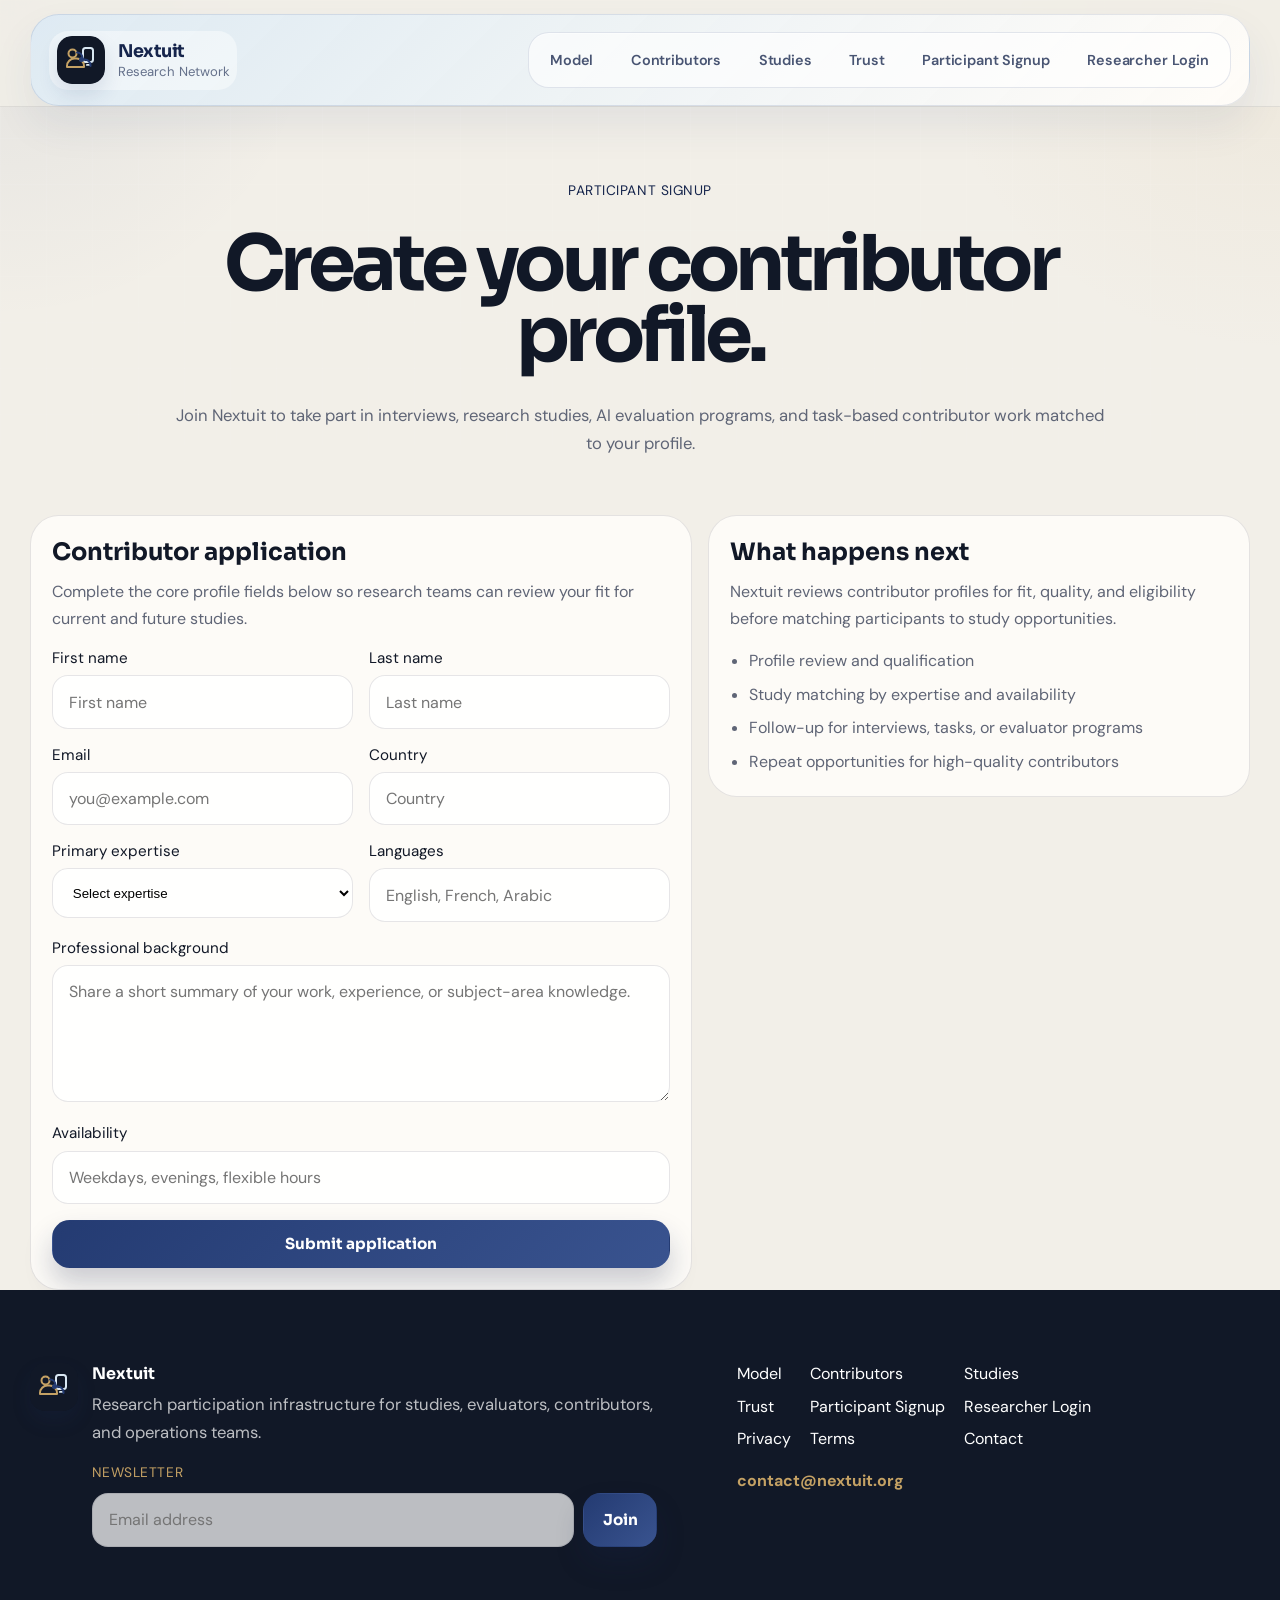
<file: participant-signup.html>
<!DOCTYPE html>
<html lang="en">
<head>
  <meta charset="UTF-8">
  <meta name="viewport" content="width=device-width, initial-scale=1.0">
  <meta name="description" content="Join Nextuit as a research participant and create a contributor profile for studies, interviews, and evaluation programs.">
  <title>Nextuit | Participant Signup</title>
  <link rel="preconnect" href="https://fonts.googleapis.com">
  <link rel="preconnect" href="https://fonts.gstatic.com" crossorigin>
  <link href="https://fonts.googleapis.com/css2?family=Sora:wght@500;600;700;800&family=DM+Sans:wght@400;500;700&display=swap" rel="stylesheet">
  <link rel="icon" href="logo-mark.svg" type="image/svg+xml">
  <link rel="stylesheet" href="style.css">
</head>
<body>
  <div class="site-chrome"></div>
  <header class="site-header">
    <div class="shell nav-shell">
      <a class="brand-link" href="./index.html" aria-label="Nextuit home">
        <img class="brand-mark" src="logo-mark.svg" alt="Nextuit logo">
        <div class="brand-copy">
          <span class="brand-name">Nextuit</span>
          <span class="brand-subtitle">Research Network</span>
        </div>
      </a>
      <nav class="main-nav" aria-label="Primary navigation">
        <a href="./index.html#model">Model</a>
        <a href="./index.html#contributors">Contributors</a>
        <a href="./index.html#studies">Studies</a>
        <a href="./index.html#trust">Trust</a>
        <a href="./participant-signup.html">Participant Signup</a>
        <a href="./researcher-login.html">Researcher Login</a>
      </nav>
    </div>
  </header>
  <main>
    <section class="page-hero">
      <div class="shell page-hero-shell">
        <div class="section-heading section-heading-tight">
          <span class="eyebrow">Participant Signup</span>
          <h1>Create your contributor profile.</h1>
          <p class="section-copy">Join Nextuit to take part in interviews, research studies, AI evaluation programs, and task-based contributor work matched to your profile.</p>
        </div>
      </div>
    </section>
    <section class="auth-stage">
      <div class="shell auth-shell">
        <article class="auth-panel">
          <h2>Contributor application</h2>
          <p>Complete the core profile fields below so research teams can review your fit for current and future studies.</p>
          <form class="auth-form" action="#" method="post">
            <div class="auth-grid-two">
              <label><span>First name</span><input type="text" name="first_name" placeholder="First name" required></label>
              <label><span>Last name</span><input type="text" name="last_name" placeholder="Last name" required></label>
            </div>
            <div class="auth-grid-two">
              <label><span>Email</span><input type="email" name="email" placeholder="you@example.com" required></label>
              <label><span>Country</span><input type="text" name="country" placeholder="Country" required></label>
            </div>
            <div class="auth-grid-two">
              <label>
                <span>Primary expertise</span>
                <select name="expertise" required>
                  <option value="">Select expertise</option>
                  <option>General participant</option>
                  <option>AI evaluator</option>
                  <option>Healthcare specialist</option>
                  <option>Finance specialist</option>
                  <option>Technical professional</option>
                  <option>Product user researcher</option>
                </select>
              </label>
              <label><span>Languages</span><input type="text" name="languages" placeholder="English, French, Arabic" required></label>
            </div>
            <label><span>Professional background</span><textarea name="background" rows="5" placeholder="Share a short summary of your work, experience, or subject-area knowledge." required></textarea></label>
            <label><span>Availability</span><input type="text" name="availability" placeholder="Weekdays, evenings, flexible hours" required></label>
            <button class="button button-solid" type="submit">Submit application</button>
          </form>
        </article>
        <aside class="auth-aside">
          <h2>What happens next</h2>
          <p>Nextuit reviews contributor profiles for fit, quality, and eligibility before matching participants to study opportunities.</p>
          <ul class="auth-list">
            <li>Profile review and qualification</li>
            <li>Study matching by expertise and availability</li>
            <li>Follow-up for interviews, tasks, or evaluator programs</li>
            <li>Repeat opportunities for high-quality contributors</li>
          </ul>
        </aside>
      </div>
    </section>
  </main>
  <footer class="site-footer">
    <div class="shell footer-shell">
      <div class="footer-brand">
        <img class="brand-mark" src="logo-mark.svg" alt="Nextuit logo">
        <div>
          <div class="footer-brand-text">
            <strong>Nextuit</strong>
            <p>Research participation infrastructure for studies, evaluators, contributors, and operations teams.</p>
          </div>
          <form class="footer-newsletter" action="#" method="post">
            <label for="participant-footer-newsletter-email">Newsletter</label>
            <div class="footer-newsletter-row">
              <input id="participant-footer-newsletter-email" type="email" name="footer-newsletter-email" placeholder="Email address" required>
              <button class="button button-solid" type="submit">Join</button>
            </div>
          </form>
        </div>
      </div>
      <div class="footer-links">
        <a href="./index.html#model">Model</a>
        <a href="./index.html#contributors">Contributors</a>
        <a href="./index.html#studies">Studies</a>
        <a href="./index.html#trust">Trust</a>
        <a href="./participant-signup.html">Participant Signup</a>
        <a href="./researcher-login.html">Researcher Login</a>
        <a href="./privacy.html">Privacy</a>
        <a href="./terms.html">Terms</a>
        <a href="./contact.html">Contact</a>
        <div class="footer-contact-meta">
          <a href="mailto:contact@nextuit.org">contact@nextuit.org</a>
         
        </div>
      </div>
    </div>
  </footer>
  <script src="script.js"></script>
</body>
</html>
</file>
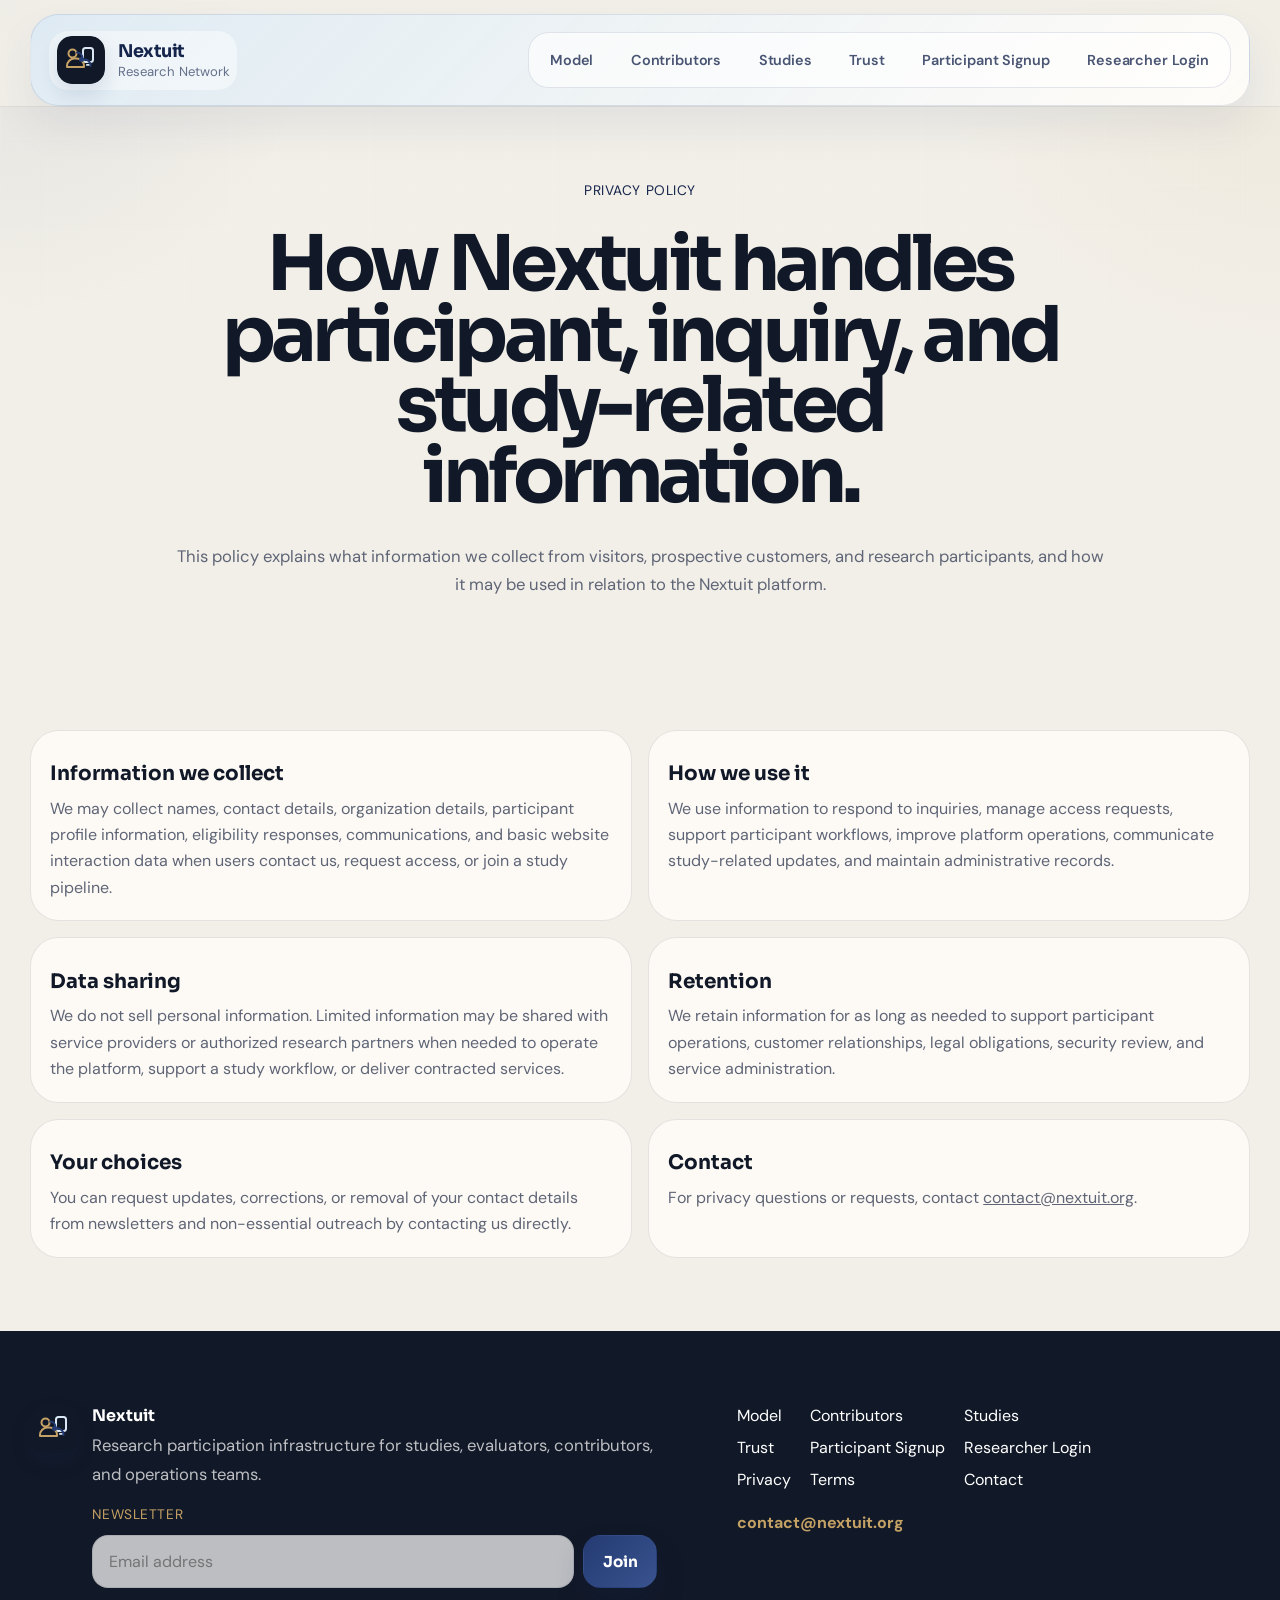
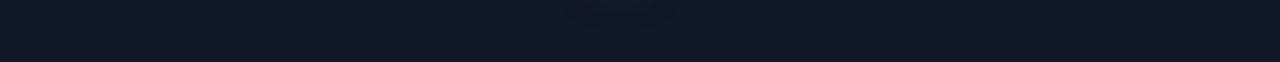
<file: privacy.html>
<!DOCTYPE html>
<html lang="en">
<head>
  <meta charset="UTF-8">
  <meta name="viewport" content="width=device-width, initial-scale=1.0">
  <meta name="description" content="Nextuit privacy policy for participants, research teams, and prospective customers.">
  <title>Nextuit | Privacy Policy</title>
  <link rel="preconnect" href="https://fonts.googleapis.com">
  <link rel="preconnect" href="https://fonts.gstatic.com" crossorigin>
  <link href="https://fonts.googleapis.com/css2?family=Sora:wght@500;600;700;800&family=DM+Sans:wght@400;500;700&display=swap" rel="stylesheet">
  <link rel="icon" href="logo-mark.svg" type="image/svg+xml">
  <link rel="stylesheet" href="style.css">
</head>
<body>
  <div class="site-chrome"></div>
  <header class="site-header">
    <div class="shell nav-shell">
      <a class="brand-link" href="./index.html" aria-label="Nextuit home">
        <img class="brand-mark" src="logo-mark.svg" alt="Nextuit logo">
        <div class="brand-copy">
          <span class="brand-name">Nextuit</span>
          <span class="brand-subtitle">Research Network</span>
        </div>
      </a>
      <nav class="main-nav" aria-label="Primary navigation">
        <a href="./index.html#model">Model</a>
        <a href="./index.html#contributors">Contributors</a>
        <a href="./index.html#studies">Studies</a>
        <a href="./index.html#trust">Trust</a>
        <a href="./participant-signup.html">Participant Signup</a>
        <a href="./researcher-login.html">Researcher Login</a>
      </nav>
    </div>
  </header>

  <main>
    <section class="page-hero">
      <div class="shell page-hero-shell">
        <div class="section-heading section-heading-tight">
          <span class="eyebrow">Privacy Policy</span>
          <h1>How Nextuit handles participant, inquiry, and study-related information.</h1>
          <p class="section-copy">This policy explains what information we collect from visitors, prospective customers, and research participants, and how it may be used in relation to the Nextuit platform.</p>
        </div>
      </div>
    </section>

    <section class="legal-stage">
      <div class="shell legal-shell">
        <article class="legal-card-panel">
          <h2>Information we collect</h2>
          <p>We may collect names, contact details, organization details, participant profile information, eligibility responses, communications, and basic website interaction data when users contact us, request access, or join a study pipeline.</p>
        </article>
        <article class="legal-card-panel">
          <h2>How we use it</h2>
          <p>We use information to respond to inquiries, manage access requests, support participant workflows, improve platform operations, communicate study-related updates, and maintain administrative records.</p>
        </article>
        <article class="legal-card-panel">
          <h2>Data sharing</h2>
          <p>We do not sell personal information. Limited information may be shared with service providers or authorized research partners when needed to operate the platform, support a study workflow, or deliver contracted services.</p>
        </article>
        <article class="legal-card-panel">
          <h2>Retention</h2>
          <p>We retain information for as long as needed to support participant operations, customer relationships, legal obligations, security review, and service administration.</p>
        </article>
        <article class="legal-card-panel">
          <h2>Your choices</h2>
          <p>You can request updates, corrections, or removal of your contact details from newsletters and non-essential outreach by contacting us directly.</p>
        </article>
        <article class="legal-card-panel">
          <h2>Contact</h2>
          <p>For privacy questions or requests, contact <a href="mailto:contact@nextuit.org">contact@nextuit.org</a>.</p>
        </article>
      </div>
    </section>
  </main>

  <footer class="site-footer">
    <div class="shell footer-shell">
      <div class="footer-brand">
        <img class="brand-mark" src="logo-mark.svg" alt="Nextuit logo">
        <div>
          <div class="footer-brand-text">
            <strong>Nextuit</strong>
            <p>Research participation infrastructure for studies, evaluators, contributors, and operations teams.</p>
          </div>
          <form class="footer-newsletter" action="#" method="post">
            <label for="privacy-footer-newsletter-email">Newsletter</label>
            <div class="footer-newsletter-row">
              <input id="privacy-footer-newsletter-email" type="email" name="footer-newsletter-email" placeholder="Email address" required>
              <button class="button button-solid" type="submit">Join</button>
            </div>
          </form>
        </div>
      </div>
      <div class="footer-links">
        <a href="./index.html#model">Model</a>
        <a href="./index.html#contributors">Contributors</a>
        <a href="./index.html#studies">Studies</a>
        <a href="./index.html#trust">Trust</a>
        <a href="./participant-signup.html">Participant Signup</a>
        <a href="./researcher-login.html">Researcher Login</a>
        <a href="./privacy.html">Privacy</a>
        <a href="./terms.html">Terms</a>
        <a href="./contact.html">Contact</a>
        <div class="footer-contact-meta">
          <a href="mailto:contact@nextuit.org">contact@nextuit.org</a>
          
        </div>
      </div>
    </div>
  </footer>
</body>
</html>
</file>
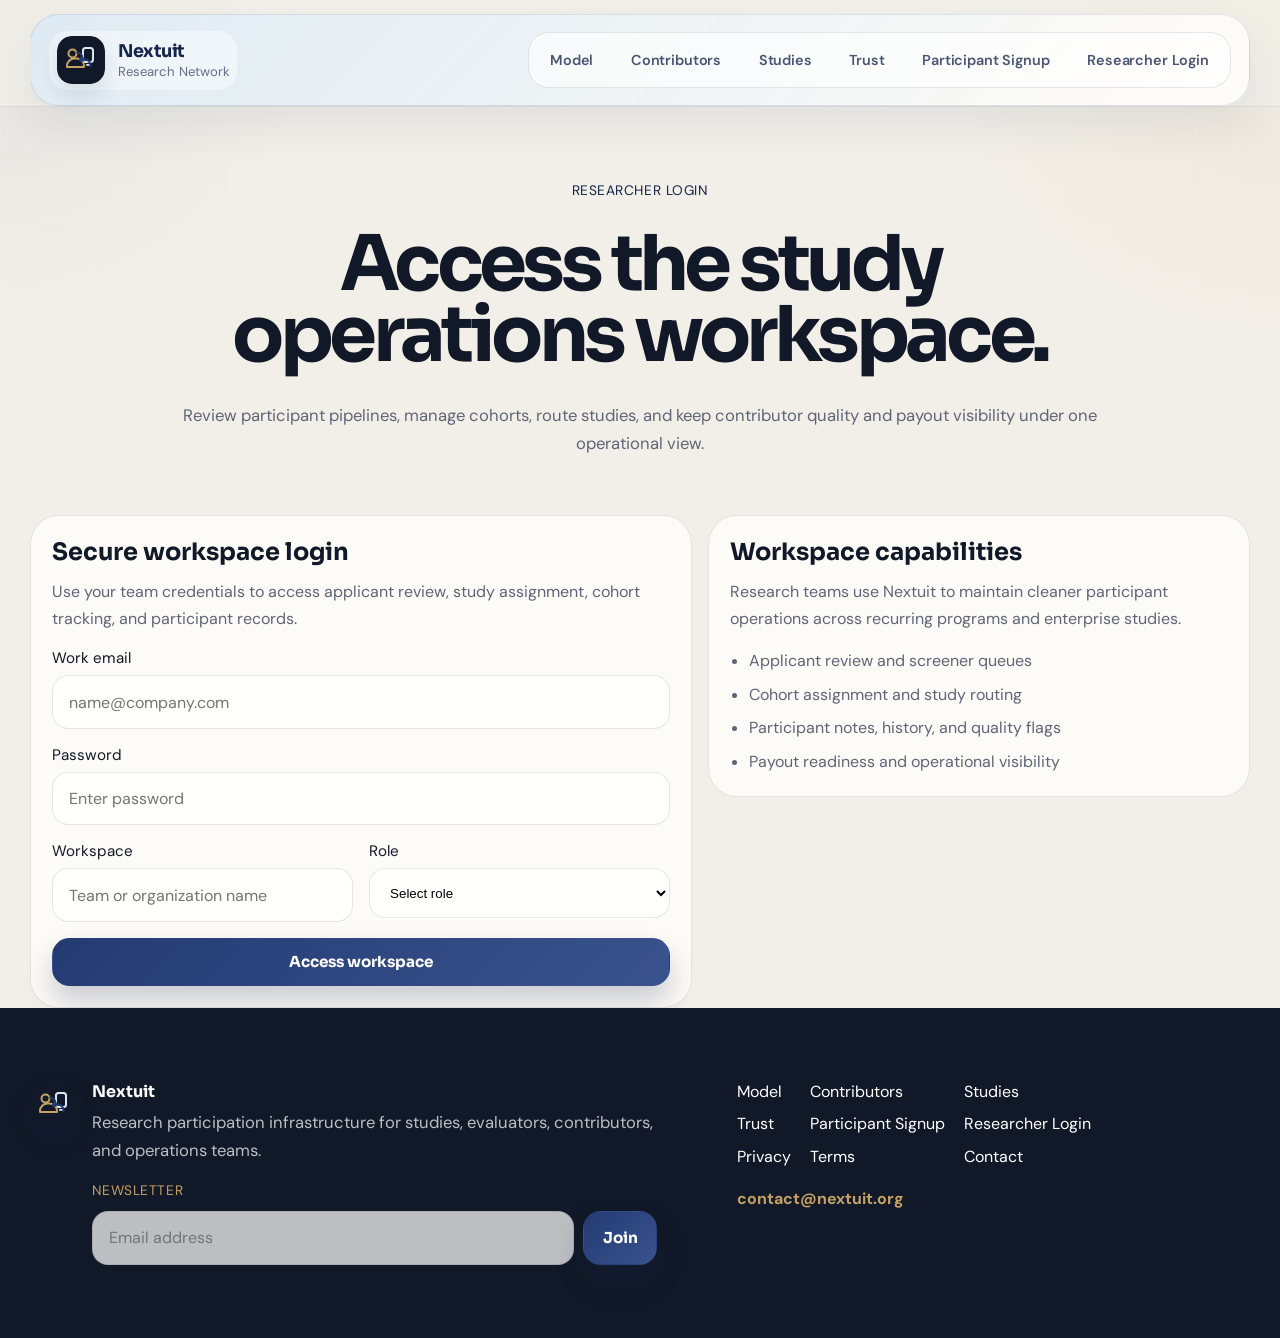
<file: researcher-login.html>
<!DOCTYPE html>
<html lang="en">
<head>
  <meta charset="UTF-8">
  <meta name="viewport" content="width=device-width, initial-scale=1.0">
  <meta name="description" content="Nextuit researcher login for study operations, cohort review, and participant workflow management.">
  <title>Nextuit | Researcher Login</title>
  <link rel="preconnect" href="https://fonts.googleapis.com">
  <link rel="preconnect" href="https://fonts.gstatic.com" crossorigin>
  <link href="https://fonts.googleapis.com/css2?family=Sora:wght@500;600;700;800&family=DM+Sans:wght@400;500;700&display=swap" rel="stylesheet">
  <link rel="icon" href="logo-mark.svg" type="image/svg+xml">
  <link rel="stylesheet" href="style.css">
</head>
<body>
  <div class="site-chrome"></div>
  <header class="site-header">
    <div class="shell nav-shell">
      <a class="brand-link" href="./index.html" aria-label="Nextuit home">
        <img class="brand-mark" src="logo-mark.svg" alt="Nextuit logo">
        <div class="brand-copy">
          <span class="brand-name">Nextuit</span>
          <span class="brand-subtitle">Research Network</span>
        </div>
      </a>
      <nav class="main-nav" aria-label="Primary navigation">
        <a href="./index.html#model">Model</a>
        <a href="./index.html#contributors">Contributors</a>
        <a href="./index.html#studies">Studies</a>
        <a href="./index.html#trust">Trust</a>
        <a href="./participant-signup.html">Participant Signup</a>
        <a href="./researcher-login.html">Researcher Login</a>
      </nav>
    </div>
  </header>
  <main>
    <section class="page-hero">
      <div class="shell page-hero-shell">
        <div class="section-heading section-heading-tight">
          <span class="eyebrow">Researcher Login</span>
          <h1>Access the study operations workspace.</h1>
          <p class="section-copy">Review participant pipelines, manage cohorts, route studies, and keep contributor quality and payout visibility under one operational view.</p>
        </div>
      </div>
    </section>
    <section class="auth-stage">
      <div class="shell auth-shell">
        <article class="auth-panel">
          <h2>Secure workspace login</h2>
          <p>Use your team credentials to access applicant review, study assignment, cohort tracking, and participant records.</p>
          <form class="auth-form" action="#" method="post">
            <label><span>Work email</span><input type="email" name="email" placeholder="name@company.com" required></label>
            <label><span>Password</span><input type="password" name="password" placeholder="Enter password" required></label>
            <div class="auth-grid-two">
              <label><span>Workspace</span><input type="text" name="workspace" placeholder="Team or organization name" required></label>
              <label>
                <span>Role</span>
                <select name="role" required>
                  <option value="">Select role</option>
                  <option>Research lead</option>
                  <option>Operations manager</option>
                  <option>Study coordinator</option>
                  <option>Evaluator program owner</option>
                </select>
              </label>
            </div>
            <button class="button button-solid" type="submit">Access workspace</button>
          </form>
        </article>
        <aside class="auth-aside">
          <h2>Workspace capabilities</h2>
          <p>Research teams use Nextuit to maintain cleaner participant operations across recurring programs and enterprise studies.</p>
          <ul class="auth-list">
            <li>Applicant review and screener queues</li>
            <li>Cohort assignment and study routing</li>
            <li>Participant notes, history, and quality flags</li>
            <li>Payout readiness and operational visibility</li>
          </ul>
        </aside>
      </div>
    </section>
  </main>
  <footer class="site-footer">
    <div class="shell footer-shell">
      <div class="footer-brand">
        <img class="brand-mark" src="logo-mark.svg" alt="Nextuit logo">
        <div>
          <div class="footer-brand-text">
            <strong>Nextuit</strong>
            <p>Research participation infrastructure for studies, evaluators, contributors, and operations teams.</p>
          </div>
          <form class="footer-newsletter" action="#" method="post">
            <label for="researcher-footer-newsletter-email">Newsletter</label>
            <div class="footer-newsletter-row">
              <input id="researcher-footer-newsletter-email" type="email" name="footer-newsletter-email" placeholder="Email address" required>
              <button class="button button-solid" type="submit">Join</button>
            </div>
          </form>
        </div>
      </div>
      <div class="footer-links">
        <a href="./index.html#model">Model</a>
        <a href="./index.html#contributors">Contributors</a>
        <a href="./index.html#studies">Studies</a>
        <a href="./index.html#trust">Trust</a>
        <a href="./participant-signup.html">Participant Signup</a>
        <a href="./researcher-login.html">Researcher Login</a>
        <a href="./privacy.html">Privacy</a>
        <a href="./terms.html">Terms</a>
        <a href="./contact.html">Contact</a>
        <div class="footer-contact-meta">
          <a href="mailto:contact@nextuit.org">contact@nextuit.org</a>
        
        </div>
      </div>
    </div>
  </footer>
  <script src="script.js"></script>
</body>
</html>
</file>
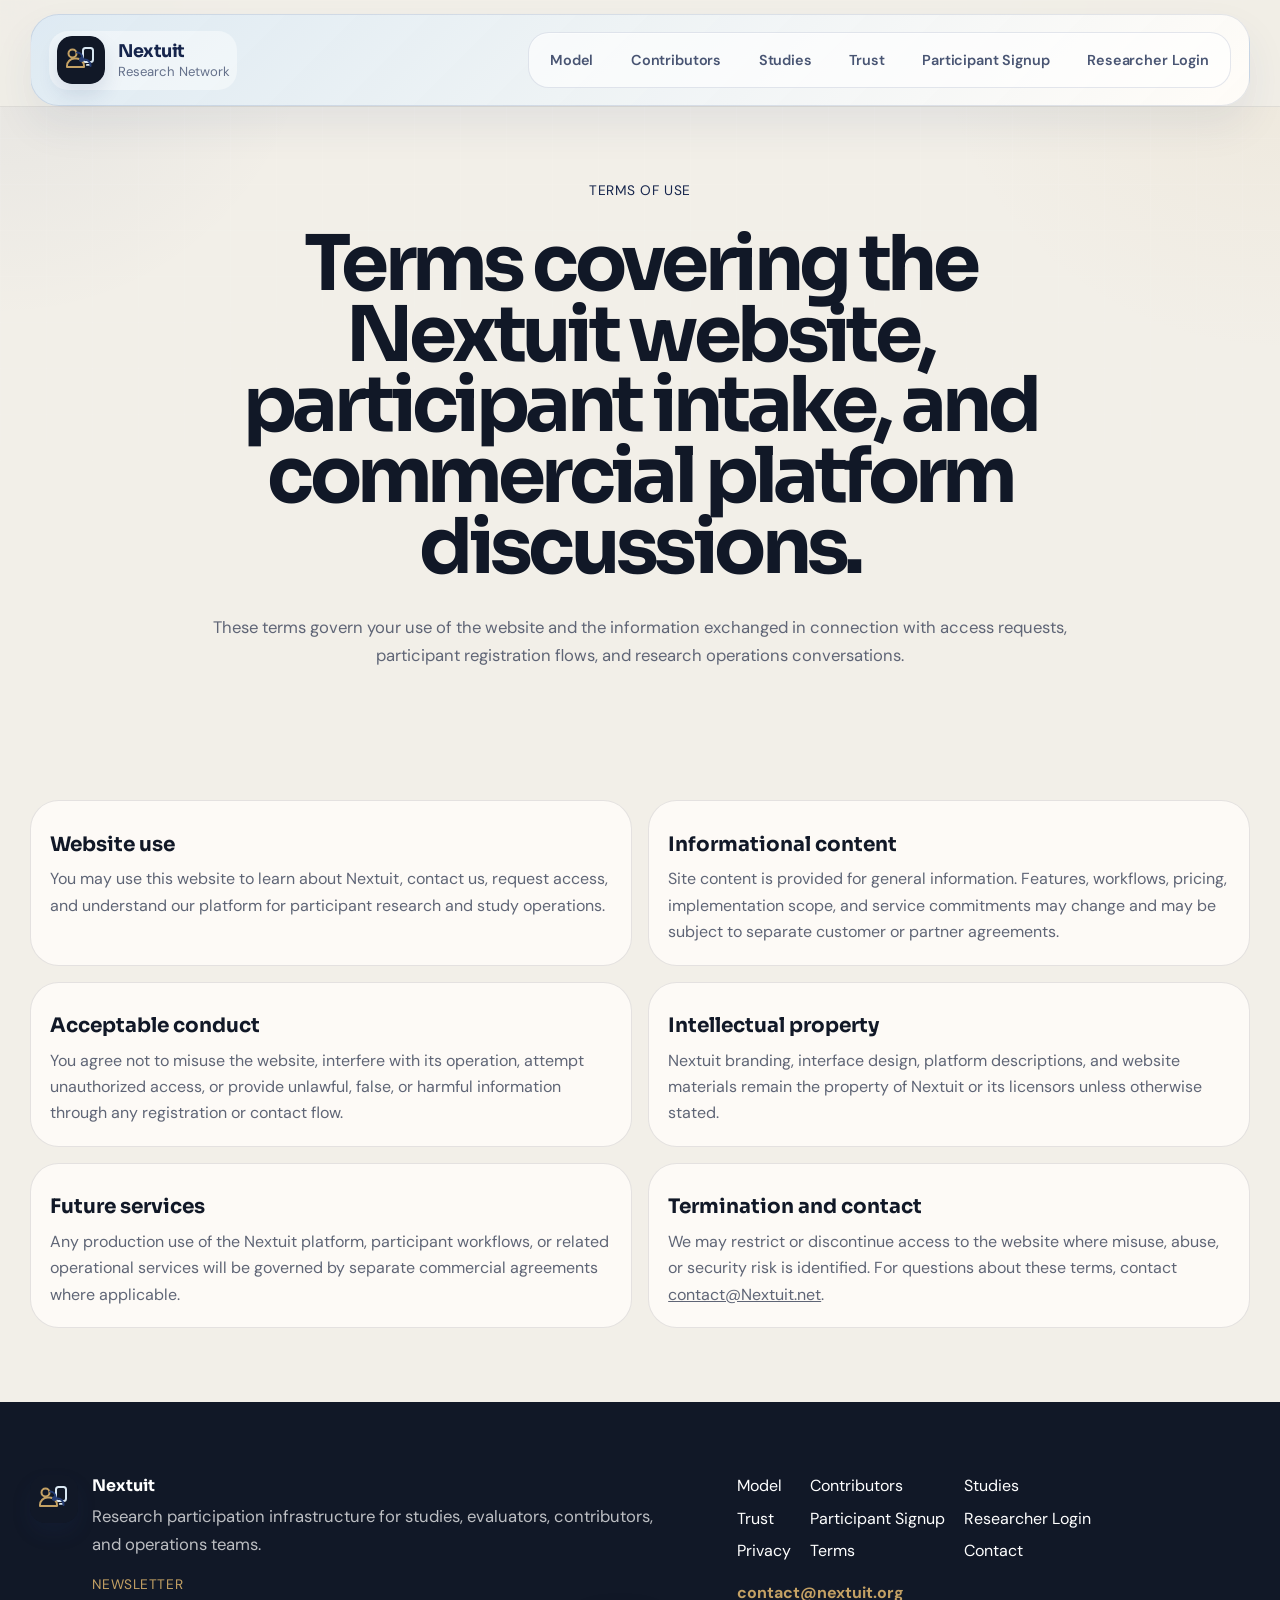
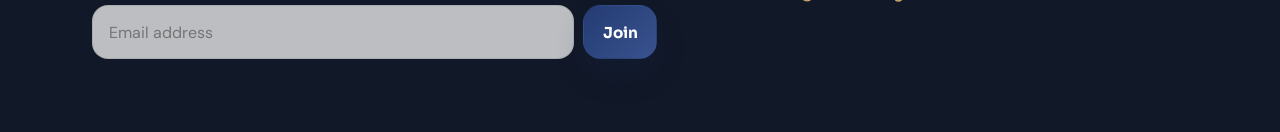
<file: terms.html>
<!DOCTYPE html>
<html lang="en">
<head>
  <meta charset="UTF-8">
  <meta name="viewport" content="width=device-width, initial-scale=1.0">
  <meta name="description" content="Nextuit terms for website visitors, participant intake, and research operations platform usage.">
  <title>Nextuit | Terms of Use</title>
  <link rel="preconnect" href="https://fonts.googleapis.com">
  <link rel="preconnect" href="https://fonts.gstatic.com" crossorigin>
  <link href="https://fonts.googleapis.com/css2?family=Sora:wght@500;600;700;800&family=DM+Sans:wght@400;500;700&display=swap" rel="stylesheet">
  <link rel="icon" href="logo-mark.svg" type="image/svg+xml">
  <link rel="stylesheet" href="style.css">
</head>
<body>
  <div class="site-chrome"></div>
  <header class="site-header">
    <div class="shell nav-shell">
      <a class="brand-link" href="./index.html" aria-label="Nextuit home">
        <img class="brand-mark" src="logo-mark.svg" alt="Nextuit logo">
        <div class="brand-copy">
          <span class="brand-name">Nextuit</span>
          <span class="brand-subtitle">Research Network</span>
        </div>
      </a>
      <nav class="main-nav" aria-label="Primary navigation">
        <a href="./index.html#model">Model</a>
        <a href="./index.html#contributors">Contributors</a>
        <a href="./index.html#studies">Studies</a>
        <a href="./index.html#trust">Trust</a>
        <a href="./participant-signup.html">Participant Signup</a>
        <a href="./researcher-login.html">Researcher Login</a>
      </nav>
    </div>
  </header>

  <main>
    <section class="page-hero">
      <div class="shell page-hero-shell">
        <div class="section-heading section-heading-tight">
          <span class="eyebrow">Terms of Use</span>
          <h1>Terms covering the Nextuit website, participant intake, and commercial platform discussions.</h1>
          <p class="section-copy">These terms govern your use of the website and the information exchanged in connection with access requests, participant registration flows, and research operations conversations.</p>
        </div>
      </div>
    </section>

    <section class="legal-stage">
      <div class="shell legal-shell">
        <article class="legal-card-panel">
          <h2>Website use</h2>
          <p>You may use this website to learn about Nextuit, contact us, request access, and understand our platform for participant research and study operations.</p>
        </article>
        <article class="legal-card-panel">
          <h2>Informational content</h2>
          <p>Site content is provided for general information. Features, workflows, pricing, implementation scope, and service commitments may change and may be subject to separate customer or partner agreements.</p>
        </article>
        <article class="legal-card-panel">
          <h2>Acceptable conduct</h2>
          <p>You agree not to misuse the website, interfere with its operation, attempt unauthorized access, or provide unlawful, false, or harmful information through any registration or contact flow.</p>
        </article>
        <article class="legal-card-panel">
          <h2>Intellectual property</h2>
          <p>Nextuit branding, interface design, platform descriptions, and website materials remain the property of Nextuit or its licensors unless otherwise stated.</p>
        </article>
        <article class="legal-card-panel">
          <h2>Future services</h2>
          <p>Any production use of the Nextuit platform, participant workflows, or related operational services will be governed by separate commercial agreements where applicable.</p>
        </article>
        <article class="legal-card-panel">
          <h2>Termination and contact</h2>
          <p>We may restrict or discontinue access to the website where misuse, abuse, or security risk is identified. For questions about these terms, contact <a href="mailto:contact@Nextuit.net">contact@Nextuit.net</a>.</p>
        </article>
      </div>
    </section>
  </main>

  <footer class="site-footer">
    <div class="shell footer-shell">
      <div class="footer-brand">
        <img class="brand-mark" src="logo-mark.svg" alt="Nextuit logo">
        <div>
          <div class="footer-brand-text">
            <strong>Nextuit</strong>
            <p>Research participation infrastructure for studies, evaluators, contributors, and operations teams.</p>
          </div>
          <form class="footer-newsletter" action="#" method="post">
            <label for="terms-footer-newsletter-email">Newsletter</label>
            <div class="footer-newsletter-row">
              <input id="terms-footer-newsletter-email" type="email" name="footer-newsletter-email" placeholder="Email address" required>
              <button class="button button-solid" type="submit">Join</button>
            </div>
          </form>
        </div>
      </div>
      <div class="footer-links">
        <a href="./index.html#model">Model</a>
        <a href="./index.html#contributors">Contributors</a>
        <a href="./index.html#studies">Studies</a>
        <a href="./index.html#trust">Trust</a>
        <a href="./participant-signup.html">Participant Signup</a>
        <a href="./researcher-login.html">Researcher Login</a>
        <a href="./privacy.html">Privacy</a>
        <a href="./terms.html">Terms</a>
        <a href="./contact.html">Contact</a>
        <div class="footer-contact-meta">
          <a href="mailto:contact@nextuit.org">contact@nextuit.org</a>
         
        </div>
      </div>
    </div>
  </footer>
</body>
</html>
</file>
<file: style.css>
:root {
  --bg: #f2efe8;
  --surface: #fffcf7;
  --surface-2: #ebe3d7;
  --ink: #111827;
  --muted: #5f6576;
  --line: rgba(15, 18, 32, 0.1);
  --violet: #243b72;
  --violet-deep: #16254c;
  --pink: #92724d;
  --cyan: #d9e7f2;
  --gold: #c4a164;
  --night: #111827;
  --night-2: #1b2740;
  --white: #ffffff;
}

*,
*::before,
*::after {
  box-sizing: border-box;
}

html {
  scroll-behavior: smooth;
}

body {
  margin: 0;
  font-family: "DM Sans", sans-serif;
  color: var(--ink);
  background:
    radial-gradient(circle at top left, rgba(36, 59, 114, 0.07), transparent 20rem),
    radial-gradient(circle at top right, rgba(196, 161, 100, 0.1), transparent 22rem),
    var(--bg);
}

img {
  display: block;
  max-width: 100%;
}

a {
  color: inherit;
}

button,
input,
textarea {
  font: inherit;
}

h1,
h2,
h3,
strong,
.brand-name,
.button {
  font-family: "Sora", sans-serif;
  font-weight: 700;
}

h1,
h2,
h3,
p {
  margin: 0;
}

.shell {
  width: min(1220px, calc(100% - 2rem));
  margin: 0 auto;
}

.site-chrome {
  position: fixed;
  inset: 0;
  pointer-events: none;
  background:
    linear-gradient(rgba(255, 255, 255, 0.26) 1px, transparent 1px),
    linear-gradient(90deg, rgba(255, 255, 255, 0.26) 1px, transparent 1px);
  background-size: 46px 46px;
  mask-image: linear-gradient(180deg, rgba(0, 0, 0, 0.4), transparent 82%);
  z-index: 0;
}

.site-header,
main,
.site-footer {
  position: relative;
  z-index: 1;
}

.site-header {
  position: sticky;
  top: 0;
  z-index: 30;
  padding-top: 0.9rem;
  background: rgba(242, 239, 232, 0.86);
  backdrop-filter: blur(18px);
  border-bottom: 1px solid rgba(15, 18, 32, 0.08);
}

.nav-shell {
  display: flex;
  align-items: center;
  justify-content: space-between;
  gap: 1.1rem;
  min-height: 5.6rem;
  padding: 0.95rem 1.15rem;
  border: 1px solid rgba(36, 59, 114, 0.12);
  border-radius: 1.8rem;
  background:
    linear-gradient(135deg, rgba(217, 231, 242, 0.85), rgba(255, 252, 247, 0.92)),
    rgba(255, 255, 255, 0.88);
  box-shadow: 0 20px 40px rgba(36, 59, 114, 0.08);
}

.brand-link,
.brand-copy {
  display: flex;
  align-items: center;
}

.brand-link {
  gap: 0.85rem;
  text-decoration: none;
  padding: 0.35rem 0.45rem;
  border-radius: 1.2rem;
  background: rgba(255, 255, 255, 0.42);
}

.brand-mark {
  width: 3rem;
  height: 3rem;
  border-radius: 0.95rem;
  box-shadow: 0 10px 20px rgba(36, 59, 114, 0.12);
}

.brand-copy {
  flex-direction: column;
  align-items: flex-start;
  gap: 0.1rem;
}

.brand-name {
  font-size: 1.1rem;
  color: var(--violet-deep);
  letter-spacing: -0.03em;
}

.brand-subtitle {
  color: rgba(22, 37, 76, 0.64);
  font-size: 0.82rem;
}

.main-nav {
  display: flex;
  align-items: center;
  gap: 0.45rem;
  padding: 0.35rem;
  border: 1px solid rgba(36, 59, 114, 0.12);
  border-radius: 1.3rem;
  background: rgba(255, 255, 255, 0.62);
  box-shadow: inset 0 1px 0 rgba(255, 255, 255, 0.45);
}

.main-nav a,
.footer-links a {
  text-decoration: none;
}

.main-nav a {
  padding: 0.78rem 0.95rem;
  border-radius: 0.95rem;
  color: rgba(22, 37, 76, 0.78);
  font-size: 0.9rem;
  font-weight: 600;
  letter-spacing: -0.01em;
  transition: background-color 160ms ease, color 160ms ease, transform 160ms ease, box-shadow 160ms ease;
}

.main-nav a:hover,
.main-nav a:focus-visible {
  color: var(--violet-deep);
  background: rgba(217, 231, 242, 0.92);
  box-shadow: inset 0 0 0 1px rgba(36, 59, 114, 0.08);
  transform: translateY(-1px);
}

.button {
  display: inline-flex;
  align-items: center;
  justify-content: center;
  min-height: 3rem;
  padding: 0 1.15rem;
  border-radius: 1.1rem;
  border: 1px solid transparent;
  text-decoration: none;
  font-size: 0.95rem;
}

.button-solid {
  color: var(--white);
  background: linear-gradient(135deg, var(--violet), #39538f);
  box-shadow: 0 16px 28px rgba(22, 37, 76, 0.22);
}

.site-header .button-solid {
  min-height: 3.1rem;
  padding: 0 1.35rem;
  border-radius: 1rem;
  background: linear-gradient(135deg, #243b72, #39538f);
  box-shadow: 0 14px 28px rgba(36, 59, 114, 0.2);
}

.button-outline {
  color: var(--ink);
  background: rgba(255, 255, 255, 0.7);
  border-color: var(--line);
}

.button-outline-dark {
  color: var(--white);
  background: rgba(255, 255, 255, 0.06);
  border-color: rgba(255, 255, 255, 0.18);
}

.eyebrow,
.mini-label,
.footer-newsletter label,
.newsletter-panel span,
.contact-form-panel span {
  display: inline-block;
  font-size: 0.86rem;
  letter-spacing: 0.04em;
  text-transform: uppercase;
}

.eyebrow,
.mini-label {
  color: var(--violet-deep);
}

.hero-grid,
.platform-stage,
.contributors-stage,
.studies-stage,
.insight-stage,
.trust-stage,
.subscribe-stage,
.close-stage,
.page-hero,
.contact-stage,
.legal-stage,
.site-footer {
  padding: 4.6rem 0;
}

.hero-shell {
  display: grid;
  gap: 1.5rem;
  align-items: start;
  max-width: 74rem;
}

.hero-surface {
  position: relative;
  overflow: hidden;
  min-height: 38rem;
  border: 1px solid rgba(15, 18, 32, 0.08);
  border-radius: 2.4rem;
  background: #cfd6df;
  box-shadow: 0 30px 70px rgba(32, 39, 69, 0.16);
}

.hero-background-image {
  width: 100%;
  height: 100%;
  min-height: 38rem;
  object-fit: cover;
}

.hero-surface-overlay {
  position: absolute;
  inset: 0;
  display: grid;
  place-items: center;
  padding: 2rem;
  background:
    linear-gradient(180deg, rgba(15, 18, 32, 0.18), transparent 30%),
    linear-gradient(180deg, transparent 28%, rgba(15, 18, 32, 0.8));
}

.hero-copy {
  padding-top: 0;
  max-width: 52rem;
  margin: 0 auto;
  text-align: center;
  color: var(--white);
}

.hero-copy .eyebrow,
.section-heading .eyebrow {
  margin-bottom: 1rem;
}

.hero-copy h1,
.page-hero h1 {
  font-size: clamp(3rem, 6vw, 5.4rem);
  line-height: 0.92;
  letter-spacing: -0.06em;
  margin-bottom: 1rem;
}

.hero-intro,
.section-copy,
.close-actions p,
.footer-brand p {
  color: var(--muted);
  line-height: 1.7;
  font-size: 1.04rem;
}

.hero-copy .eyebrow,
.hero-copy .hero-intro,
.hero-copy h1 {
  color: var(--white);
}

.hero-copy .eyebrow {
  color: rgba(255, 255, 255, 0.76);
}

.hero-copy .hero-intro {
  max-width: 42rem;
  color: rgba(255, 255, 255, 0.82);
}

.hero-actions {
  display: flex;
  justify-content: center;
  gap: 0.85rem;
  margin-top: 1.7rem;
}

.hero-copy .button-outline {
  color: var(--white);
  background: rgba(255, 255, 255, 0.12);
  border-color: rgba(255, 255, 255, 0.24);
}

.tile,
.contributor-card,
.study-board,
.trust-card,
.newsletter-panel,
.contact-brief,
.contact-form-panel,
.legal-card-panel {
  border-radius: 1.8rem;
}

.tile,
.contributor-card,
.study-board,
.trust-card,
.newsletter-panel,
.contact-brief,
.contact-form-panel,
.legal-card-panel {
  border: 1px solid var(--line);
  background: rgba(255, 253, 249, 0.8);
}

.platform-photo img,
.contact-hero-image {
  width: 100%;
  height: 100%;
  object-fit: cover;
}

.card-image {
  width: 100%;
  height: auto;
  object-fit: cover;
}

.hero-proof {
  display: grid;
  grid-template-columns: repeat(3, minmax(0, 1fr));
  gap: 1rem;
}

.hero-proof-item {
  padding: 1rem 1.05rem;
  border: 1px solid var(--line);
  border-radius: 1.35rem;
  background: rgba(255, 255, 255, 0.56);
}

.hero-proof-item strong {
  display: block;
  margin-bottom: 0.35rem;
  font-size: 1rem;
}

.hero-proof-item span {
  color: var(--muted);
  line-height: 1.55;
  font-size: 0.95rem;
}

.hero-proof-navy {
  background: linear-gradient(180deg, #21355f, #182846);
  border-color: #21355f;
}

.hero-proof-slate {
  background: linear-gradient(180deg, #56657d, #455265);
  border-color: #56657d;
}

.hero-proof-gold {
  background: linear-gradient(180deg, #d3bc90, #c4a164);
  border-color: #c4a164;
}

.hero-proof-navy strong,
.hero-proof-slate strong,
.hero-proof-gold strong {
  color: var(--white);
}

.hero-proof-navy span,
.hero-proof-slate span {
  color: rgba(255, 255, 255, 0.84);
}

.hero-proof-gold strong,
.hero-proof-gold span {
  color: var(--ink);
}

.section-heading {
  display: grid;
  gap: 0.9rem;
  margin-bottom: 1.6rem;
  justify-items: center;
  text-align: center;
}

.section-heading h2 {
  font-size: clamp(2.25rem, 4.2vw, 3.5rem);
  line-height: 0.98;
  letter-spacing: -0.05em;
}

.section-heading-tight {
  max-width: 58rem;
  margin-left: auto;
  margin-right: auto;
}

.section-heading-wide {
  max-width: 66rem;
  margin-left: auto;
  margin-right: auto;
}

.platform-frame {
  display: grid;
  grid-template-columns: minmax(0, 0.9fr) minmax(300px, 0.92fr) minmax(0, 0.9fr);
  gap: 1rem;
  align-items: stretch;
}

.platform-column {
  display: grid;
  gap: 1rem;
}

.tile {
  padding: 1.2rem;
  min-height: 15rem;
}

.tile h3,
.contributor-card h3,
.trust-card strong,
.study-row strong,
.contact-brief h2,
.legal-card-panel h2 {
  margin: 0.7rem 0 0.6rem;
  font-size: 1.25rem;
}

.tile p,
.contributor-card p,
.trust-card p,
.contact-list,
.contact-note a,
.legal-card-panel p {
  color: var(--muted);
  line-height: 1.65;
}

.tile-cream {
  background: linear-gradient(180deg, #fff7eb, #fffdf9);
}

.tile-lilac {
  background: linear-gradient(180deg, #eef2f8, #fffdf9);
}

.tile-sky {
  background: linear-gradient(180deg, #edf4f8, #fffdf9);
}

.tile-ink {
  background: linear-gradient(180deg, #1d2943, #111827);
  color: var(--white);
}

.tile-ink .mini-label,
.tile-ink p {
  color: rgba(255, 255, 255, 0.75);
}

.platform-center {
  min-height: 100%;
}

.platform-photo {
  height: 100%;
  min-height: 32rem;
  overflow: hidden;
  border-radius: 2rem 2rem 5rem 2rem;
  box-shadow: 0 24px 48px rgba(32, 39, 69, 0.14);
}

.contributors-shell {
  display: grid;
  gap: 1rem;
}

.contributors-grid {
  display: grid;
  grid-template-columns: repeat(3, minmax(0, 1fr));
  gap: 1rem;
}

.contributor-card {
  overflow: hidden;
  padding: 0 0 1.2rem;
}

.card-image {
  aspect-ratio: 16 / 11;
}

.contributor-card h3,
.contributor-card p {
  padding: 0 1.2rem;
}

.studies-shell {
  display: grid;
  gap: 1rem;
}

.study-board {
  overflow: hidden;
  padding: 0.3rem 1.2rem;
}

.study-row {
  display: grid;
  grid-template-columns: minmax(0, 1.4fr) minmax(180px, 1fr) 110px;
  gap: 0.8rem;
  align-items: center;
  padding: 1rem 0;
  border-bottom: 1px solid var(--line);
}

.study-row:last-child {
  border-bottom: 0;
}

.study-row-head {
  color: var(--muted);
  font-size: 0.9rem;
}

.study-row em {
  justify-self: start;
  padding: 0.5rem 0.8rem 0.42rem;
  border-radius: 999px;
  background: rgba(113, 88, 255, 0.12);
  color: var(--violet-deep);
  font-style: normal;
  font-size: 0.82rem;
}

.trust-layout {
  display: grid;
  grid-template-columns: 1.2fr repeat(3, 1fr);
  gap: 1rem;
}

.insight-shell {
  display: grid;
  gap: 1rem;
}

.insight-layout {
  display: grid;
  grid-template-columns: minmax(0, 1.05fr) minmax(0, 1.15fr);
  gap: 1rem;
  align-items: stretch;
}

.insight-summary,
.insight-card {
  padding: 1.3rem;
  border: 1px solid var(--line);
  border-radius: 1.8rem;
}

.insight-summary {
  background: linear-gradient(180deg, #1d2943, #111827);
  color: var(--white);
}

.insight-summary .mini-label,
.insight-summary p,
.insight-summary .insight-metrics span {
  color: rgba(255, 255, 255, 0.76);
}

.insight-summary h3,
.insight-card h3 {
  margin: 0.7rem 0 0.65rem;
  font-size: 1.35rem;
}

.insight-summary p,
.insight-card p {
  line-height: 1.7;
}

.insight-metrics {
  display: grid;
  gap: 0.9rem;
  margin-top: 1.3rem;
}

.insight-metrics div {
  display: grid;
  gap: 0.35rem;
  padding-top: 0.9rem;
  border-top: 1px solid rgba(255, 255, 255, 0.12);
}

.insight-metrics strong {
  font-size: 1rem;
}

.insight-cards {
  display: grid;
  grid-template-columns: repeat(2, minmax(0, 1fr));
  gap: 1rem;
}

.insight-card {
  background: linear-gradient(180deg, #fffdf9, #f8f3eb);
}

.insight-card-highlight {
  grid-column: 1 / -1;
  background: linear-gradient(135deg, #e8eef7, #fffdf9);
}

.insight-card p {
  color: var(--muted);
}

.trust-card {
  padding: 1.2rem;
}

.trust-card-dark {
  background: linear-gradient(180deg, #233352, #111827);
  color: var(--white);
  border-color: rgba(255, 255, 255, 0.06);
}

.access-stage {
  padding: 0 0 4.6rem;
}

.access-shell {
  display: grid;
  grid-template-columns: repeat(2, minmax(0, 1fr));
  gap: 1rem;
}

.access-card {
  padding: 1.4rem;
  border: 1px solid var(--line);
  border-radius: 1.8rem;
}

.access-card h3 {
  margin: 0.7rem 0;
  font-size: 1.4rem;
}

.access-card p {
  margin-bottom: 1rem;
  color: var(--muted);
  line-height: 1.7;
}

.access-card-participant {
  background: linear-gradient(180deg, #fffaf3, #fffdf9);
}

.access-card-researcher {
  background: linear-gradient(180deg, #1b2740, #111827);
  border-color: rgba(255, 255, 255, 0.06);
  color: var(--white);
}

.access-card-researcher .mini-label,
.access-card-researcher p {
  color: rgba(255, 255, 255, 0.76);
}

.trust-card-dark .mini-label,
.trust-card-dark p {
  color: rgba(255, 255, 255, 0.75);
}

.subscribe-shell {
  display: grid;
  grid-template-columns: minmax(0, 1fr) minmax(300px, 0.62fr);
  gap: 1rem;
  align-items: end;
}

.newsletter-panel,
.contact-form-panel,
.legal-card-panel,
.contact-brief {
  padding: 1.2rem;
}

.newsletter-panel,
.footer-newsletter {
  display: grid;
  gap: 0.75rem;
}

.newsletter-panel input,
.footer-newsletter input,
.contact-form-panel input,
.contact-form-panel textarea {
  width: 100%;
  min-height: 3rem;
  padding: 0.95rem 1rem;
  border-radius: 1rem;
  border: 1px solid var(--line);
  background: rgba(255, 255, 255, 0.72);
}

.close-shell {
  display: grid;
  grid-template-columns: minmax(0, 0.92fr) minmax(260px, 0.8fr);
  gap: 1rem;
  align-items: end;
}

.subscribe-stage .close-shell {
  grid-template-columns: 1fr;
  justify-items: center;
  align-items: center;
}

.close-shell h2 {
  font-size: clamp(2.1rem, 4vw, 3rem);
  line-height: 1.02;
  letter-spacing: -0.05em;
}

.close-actions {
  display: grid;
  gap: 1rem;
}

.affiliate-stage {
  display: grid;
  justify-items: center;
  gap: 1.25rem;
  width: min(100%, 58rem);
}

.affiliate-stage h2 {
  font-size: clamp(2.1rem, 4vw, 3rem);
  line-height: 1.02;
  letter-spacing: -0.05em;
  text-align: center;
}

.affiliate-panel {
  display: grid;
  grid-template-columns: repeat(2, minmax(260px, 1fr));
  gap: 1.2rem;
  align-items: stretch;
  width: 100%;
}

.affiliate-panel img {
  width: 100%;
  min-height: 10.5rem;
  max-height: 10.5rem;
  object-fit: contain;
  padding: 1.6rem 1.75rem;
  border-radius: 1.4rem;
  border: 1px solid var(--line);
  background: rgba(255, 255, 255, 0.82);
  box-shadow: 0 18px 36px rgba(17, 24, 39, 0.08);
}

.page-hero {
  padding-bottom: 2rem;
}

.page-hero-shell {
  display: grid;
}

.contact-shell {
  display: grid;
  grid-template-columns: minmax(0, 0.84fr) minmax(0, 1fr);
  gap: 1rem;
}

.contact-hero-image {
  aspect-ratio: 16 / 10;
  border-radius: 1.25rem;
  margin-bottom: 1rem;
}

.contact-list {
  margin: 1rem 0 0;
  padding-left: 1.2rem;
}

.contact-list li + li {
  margin-top: 0.45rem;
}

.contact-note {
  margin-top: 1.4rem;
  padding-top: 1rem;
  border-top: 1px solid var(--line);
}

.contact-note strong {
  display: block;
  margin-bottom: 0.45rem;
}

.contact-form-panel label {
  display: block;
  margin-bottom: 1rem;
}

.contact-form-panel textarea {
  resize: vertical;
}

.legal-shell {
  display: grid;
  grid-template-columns: repeat(2, minmax(0, 1fr));
  gap: 1rem;
}

.auth-stage {
  padding-top: 0;
}

.auth-shell {
  display: grid;
  grid-template-columns: minmax(0, 0.88fr) minmax(320px, 0.72fr);
  gap: 1rem;
  align-items: start;
}

.auth-panel,
.auth-aside {
  padding: 1.3rem;
  border: 1px solid var(--line);
  border-radius: 1.8rem;
  background: rgba(255, 253, 249, 0.84);
}

.auth-panel h2,
.auth-aside h2 {
  margin-bottom: 0.8rem;
  font-size: 1.5rem;
}

.auth-panel p,
.auth-aside p,
.auth-list li {
  color: var(--muted);
  line-height: 1.65;
}

.auth-form {
  display: grid;
  gap: 1rem;
  margin-top: 1rem;
}

.auth-form label {
  display: block;
}

.auth-form span {
  display: block;
  margin-bottom: 0.45rem;
  text-transform: none;
  letter-spacing: 0;
  font-size: 0.95rem;
  color: var(--ink);
}

.auth-form input,
.auth-form select,
.auth-form textarea {
  width: 100%;
  min-height: 3rem;
  padding: 0.95rem 1rem;
  border-radius: 1rem;
  border: 1px solid var(--line);
  background: rgba(255, 255, 255, 0.8);
}

.auth-form textarea {
  resize: vertical;
}

.auth-grid-two {
  display: grid;
  grid-template-columns: repeat(2, minmax(0, 1fr));
  gap: 1rem;
}

.auth-list {
  margin: 1rem 0 0;
  padding-left: 1.2rem;
}

.auth-list li + li {
  margin-top: 0.45rem;
}

.site-footer {
  background: var(--night);
  color: var(--white);
}

.footer-shell {
  display: grid;
  grid-template-columns: minmax(0, 1.1fr) minmax(0, 0.9fr);
  gap: 1.25rem 5rem;
  align-items: start;
}

.footer-brand {
  display: flex;
  gap: 0.85rem;
  align-items: flex-start;
  grid-column: 1 / 2;
}

.footer-brand > div {
  display: grid;
  gap: 0.8rem;
}

.footer-brand-text {
  display: grid;
  gap: 0.35rem;
}

.footer-brand p {
  color: rgba(255, 255, 255, 0.72);
}

.footer-links {
  display: grid;
  grid-template-columns: repeat(3, minmax(0, max-content));
  gap: 0.7rem 1.2rem;
  align-content: start;
  justify-self: start;
  justify-items: start;
  text-align: left;
}

.footer-contact-meta {
  grid-column: 1 / -1;
  display: grid;
  gap: 0.3rem;
  margin-top: 0.65rem;
  justify-items: start;
}

.footer-contact-meta a,
.footer-contact-meta p {
  color: var(--gold);
  text-decoration: none;
}

.footer-contact-meta a {
  justify-self: center;
  font-weight: 700;
}

.footer-newsletter label {
  color: var(--gold);
}

.footer-newsletter {
  min-width: 0;
  margin-top: 0.25rem;
}

.footer-newsletter-row {
  display: grid;
  grid-template-columns: minmax(0, 1fr) auto;
  gap: 0.6rem;
}

@media (max-width: 1120px) {
  .hero-shell,
  .platform-frame,
  .insight-layout,
  .trust-layout,
  .access-shell,
  .subscribe-shell,
  .close-shell,
  .contact-shell,
  .auth-shell,
  .legal-shell,
  .footer-shell {
    grid-template-columns: 1fr;
  }

  .platform-photo {
    min-height: 24rem;
  }
}

@media (max-width: 860px) {
  .nav-shell,
  .main-nav,
  .hero-actions,
  .contributors-grid,
  .auth-grid-two,
  .footer-newsletter-row {
    display: grid;
  }

  .site-header {
    padding-top: 0.6rem;
  }

  .nav-shell {
    padding: 1rem;
    gap: 0.9rem;
    justify-items: stretch;
  }

  .main-nav {
    gap: 0.5rem;
    padding: 0.55rem;
    justify-items: start;
  }

  .main-nav a,
  .site-header .button-solid {
    width: 100%;
    justify-content: flex-start;
  }

  .contributors-grid {
    grid-template-columns: 1fr;
  }

  .insight-cards {
    grid-template-columns: 1fr;
  }

  .insight-card-highlight {
    grid-column: auto;
  }

  .hero-proof {
    grid-template-columns: 1fr;
  }

  .study-row-head {
    display: none;
  }

  .study-row {
    grid-template-columns: 1fr;
    gap: 0.25rem;
  }

  .hero-copy {
    text-align: center;
    margin: 0 auto;
  }

  .hero-actions {
    justify-content: center;
  }

  .hero-surface,
  .hero-background-image {
    min-height: 26rem;
  }

  .footer-links {
    grid-template-columns: 1fr 1fr;
  }

  .affiliate-panel {
    grid-template-columns: 1fr;
  }
}
</file>
